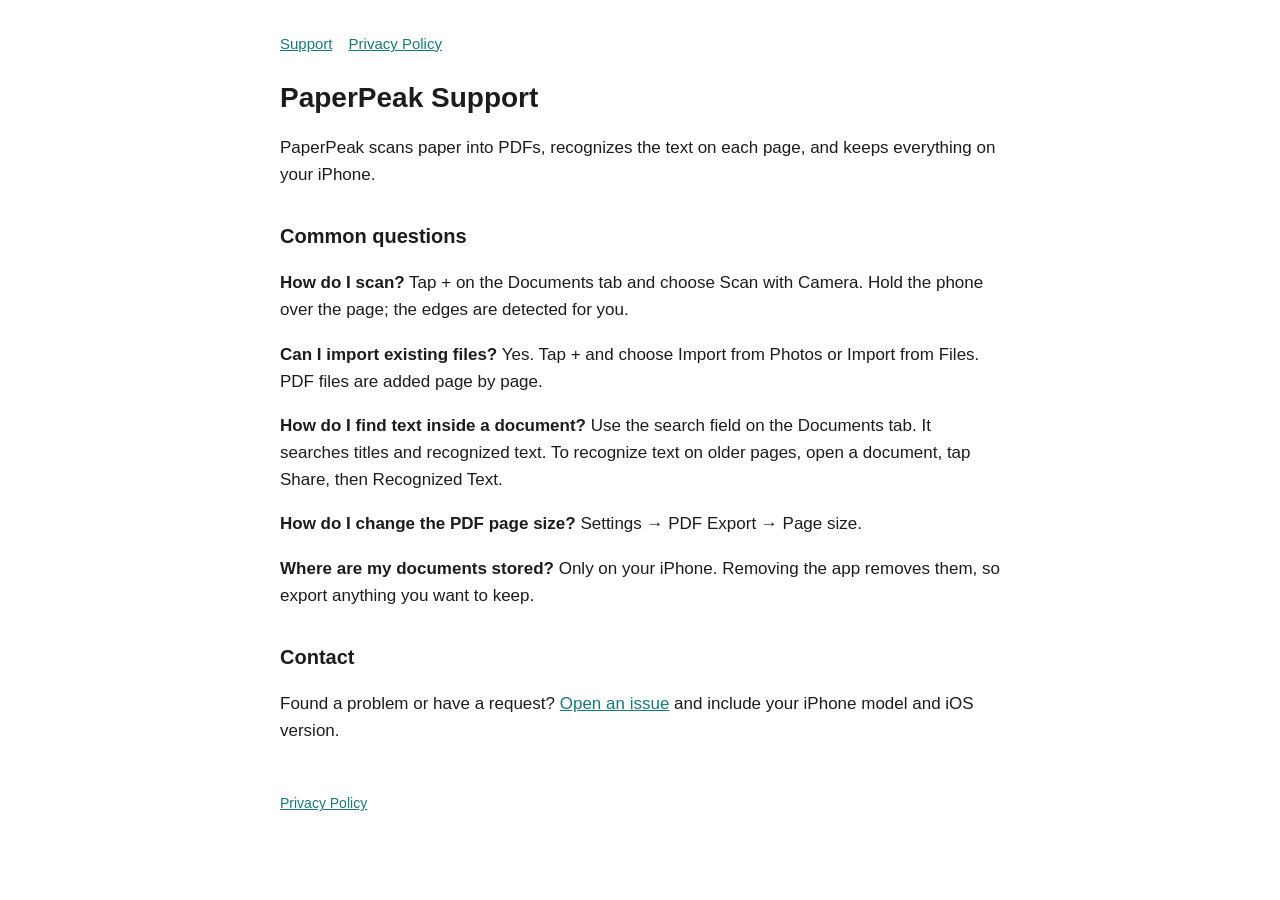
<file: index.html>
<!doctype html>
<html lang="en"><head><meta charset="utf-8"><meta name="viewport" content="width=device-width,initial-scale=1">
<title>PaperPeak Support</title><link rel="stylesheet" href="style.css"></head><body>
<nav><a href="index.html">Support</a><a href="privacy.html">Privacy Policy</a></nav>
<h1>PaperPeak Support</h1>
<p>PaperPeak scans paper into PDFs, recognizes the text on each page, and keeps everything on your iPhone.</p>
<h2>Common questions</h2>
<p><strong>How do I scan?</strong> Tap + on the Documents tab and choose Scan with Camera. Hold the phone over the page; the edges are detected for you.</p>
<p><strong>Can I import existing files?</strong> Yes. Tap + and choose Import from Photos or Import from Files. PDF files are added page by page.</p>
<p><strong>How do I find text inside a document?</strong> Use the search field on the Documents tab. It searches titles and recognized text. To recognize text on older pages, open a document, tap Share, then Recognized Text.</p>
<p><strong>How do I change the PDF page size?</strong> Settings &rarr; PDF Export &rarr; Page size.</p>
<p><strong>Where are my documents stored?</strong> Only on your iPhone. Removing the app removes them, so export anything you want to keep.</p>
<h2>Contact</h2>
<p>Found a problem or have a request? <a href="https://github.com/tienminhdn/paperpeak-legal/issues">Open an issue</a> and include your iPhone model and iOS version.</p>
<footer><a href="privacy.html">Privacy Policy</a></footer></body></html>
</file>
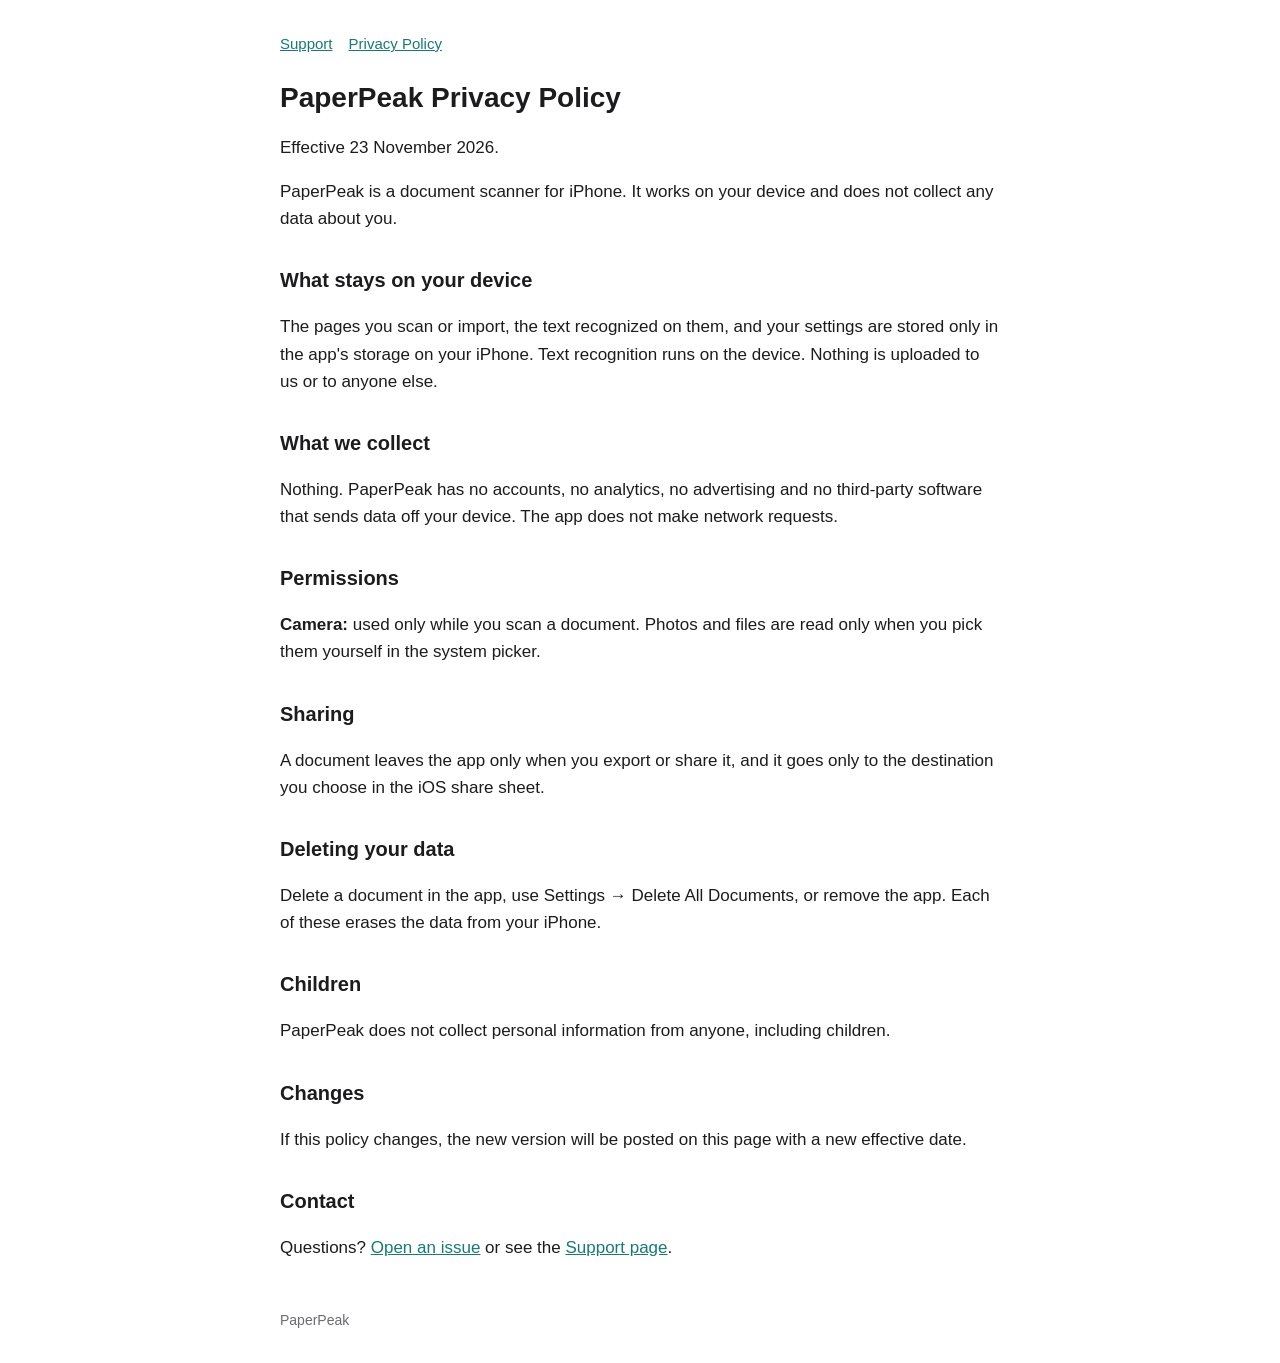
<file: privacy.html>
<!doctype html>
<html lang="en"><head><meta charset="utf-8"><meta name="viewport" content="width=device-width,initial-scale=1">
<title>PaperPeak Privacy Policy</title><link rel="stylesheet" href="style.css"></head><body>
<nav><a href="index.html">Support</a><a href="privacy.html">Privacy Policy</a></nav>
<h1>PaperPeak Privacy Policy</h1>
<p>Effective 23 November 2026.</p>
<p>PaperPeak is a document scanner for iPhone. It works on your device and does not collect any data about you.</p>
<h2>What stays on your device</h2>
<p>The pages you scan or import, the text recognized on them, and your settings are stored only in the app's storage on your iPhone. Text recognition runs on the device. Nothing is uploaded to us or to anyone else.</p>
<h2>What we collect</h2>
<p>Nothing. PaperPeak has no accounts, no analytics, no advertising and no third-party software that sends data off your device. The app does not make network requests.</p>
<h2>Permissions</h2>
<p><strong>Camera:</strong> used only while you scan a document. Photos and files are read only when you pick them yourself in the system picker.</p>
<h2>Sharing</h2>
<p>A document leaves the app only when you export or share it, and it goes only to the destination you choose in the iOS share sheet.</p>
<h2>Deleting your data</h2>
<p>Delete a document in the app, use Settings &rarr; Delete All Documents, or remove the app. Each of these erases the data from your iPhone.</p>
<h2>Children</h2>
<p>PaperPeak does not collect personal information from anyone, including children.</p>
<h2>Changes</h2>
<p>If this policy changes, the new version will be posted on this page with a new effective date.</p>
<h2>Contact</h2>
<p>Questions? <a href="https://github.com/tienminhdn/paperpeak-legal/issues">Open an issue</a> or see the <a href="index.html">Support page</a>.</p>
<footer>PaperPeak</footer></body></html>
</file>
<file: style.css>
:root{color-scheme:light dark}
body{font:17px/1.6 -apple-system,BlinkMacSystemFont,"Segoe UI",sans-serif;max-width:720px;margin:0 auto;padding:32px 20px;color:#1c1c1e;background:#fff}
h1{font-size:28px;line-height:1.25}h2{font-size:20px;margin-top:32px}
a{color:#177a74}nav{margin-bottom:24px;font-size:15px}nav a{margin-right:16px}
footer{margin-top:48px;font-size:14px;color:#6b6b70}
@media (prefers-color-scheme:dark){body{color:#f2f2f7;background:#111}a{color:#4fc7bd}footer{color:#98989f}}
</file>
